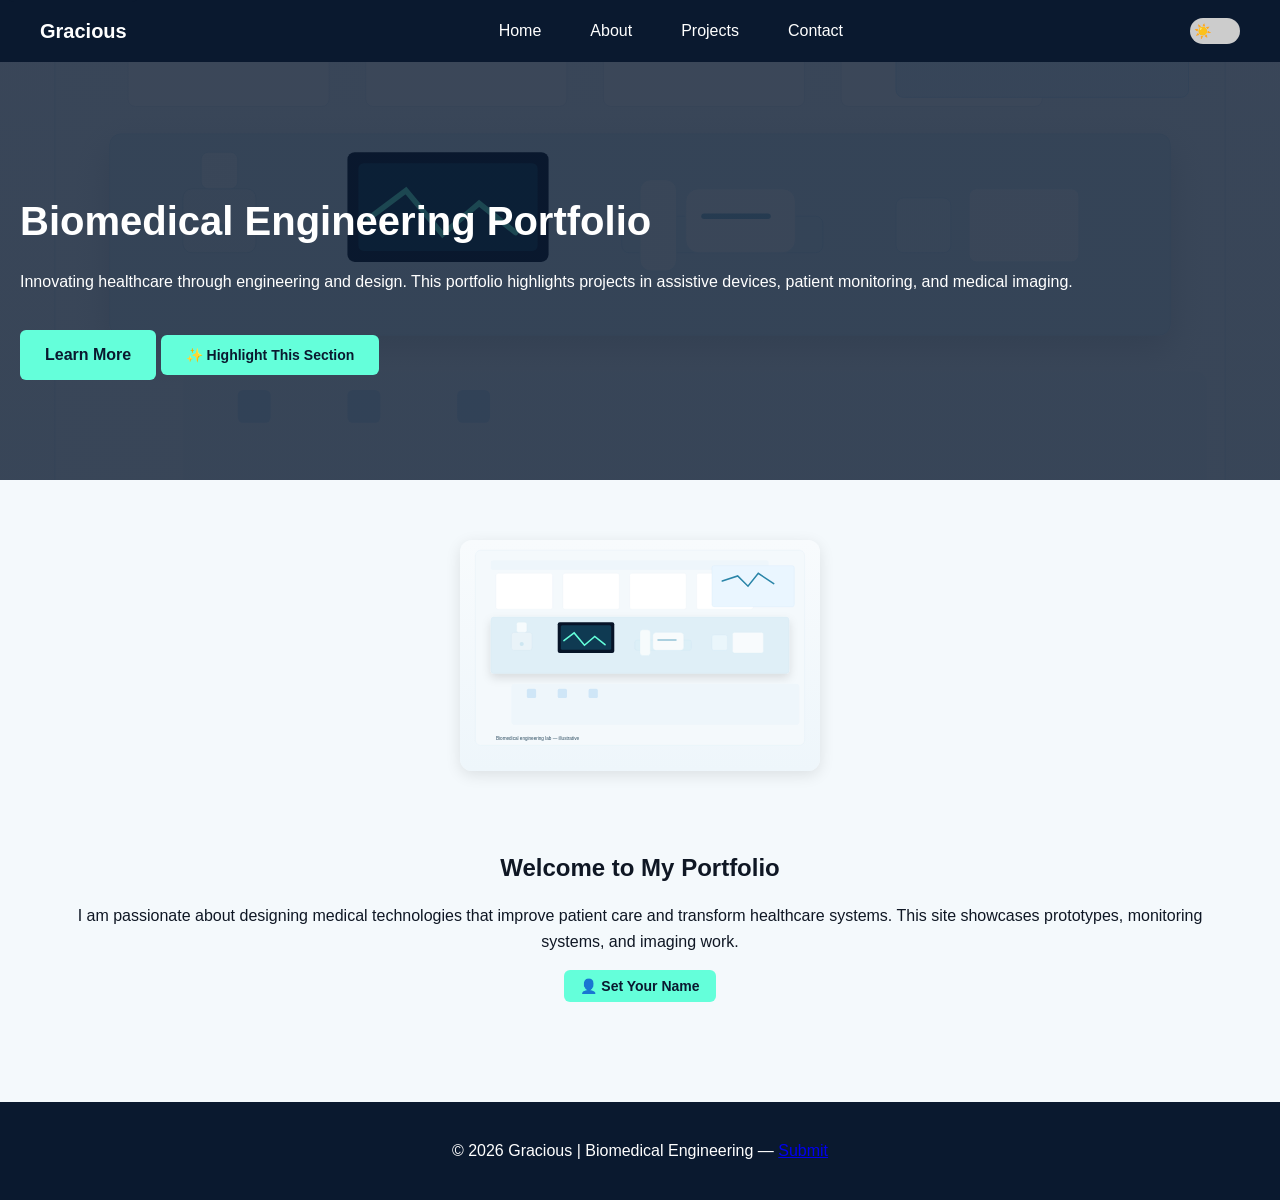
<file: biomed eng porfolio/index.html>
<!DOCTYPE html>
<html lang="en">
<head>
    <meta charset="utf-8">
    <meta name="viewport" content="width=device-width,initial-scale=1">
    <meta name="description" content="Biomedical engineering portfolio showcasing assistive devices, patient monitoring, and medical imaging work.">
    <title>Gracious | Biomedical Engineering Portfolio</title>
    <link rel="icon" href="images/prosthetic.jpg">
    <link rel="stylesheet" href="style.css">
    <meta name="theme-color" content="#0A192F">
</head>
<body>

<a class="skip-link" href="#main-content">Skip to content</a>

<nav>
    <input id="nav-toggle" class="nav-toggle-checkbox" type="checkbox">
    <label for="nav-toggle" class="nav-toggle-label" aria-hidden="true">☰</label>
    <div class="logo">Gracious</div>
    <ul class="nav-menu">
        <li><a href="index.html">Home</a></li>
        <li><a href="about.html">About</a></li>
        <li><a href="projects.html">Projects</a></li>
        <li><a href="contact.html">Contact</a></li>
    </ul>
    <div class="theme-toggle-container">
        <input id="theme-toggle" class="theme-toggle-checkbox" type="checkbox" aria-label="Toggle dark mode">
        <label for="theme-toggle" class="theme-toggle-label"></label>
    </div>
</nav>

<header class="hero" id="main-content">
    <h1>Biomedical Engineering Portfolio</h1>
    <p>Innovating healthcare through engineering and design. This portfolio highlights projects in assistive devices, patient monitoring, and medical imaging.</p>
    <a href="about.html#main-content" class="btn">Learn More</a>
    <button id="demo-button" type="button">✨ Highlight This Section</button>
</header>

<section class="intro">
    <a href="#lb-lab"><img class="about-image" src="images/lab.svg" alt="Biomedical Lab" loading="lazy"></a>
    <div>
        <h2>Welcome</h2>
        <p>
            I am passionate about designing medical technologies that improve
            patient care and transform healthcare systems. This site showcases prototypes, monitoring systems, and imaging work.
        </p>
        <button id="set-user-name" type="button">👤 Set Your Name</button>
    </div>
</section>

    <footer>
    <p>© 2026 Gracious | Biomedical Engineering — <a href="README.md">Submit</a></p>
</footer>

<!-- CSS-only lightbox target for Home page lab image -->
<div id="lb-lab" class="lightbox">
    <div class="lightbox-inner">
        <a class="lightbox-close" href="#">✕</a>
        <img class="lightbox-img" src="images/lab.svg" alt="Biomedical Lab — illustrative">
    </div>
</div>

<script src="script.js"></script>

</body>
</html>
</file>
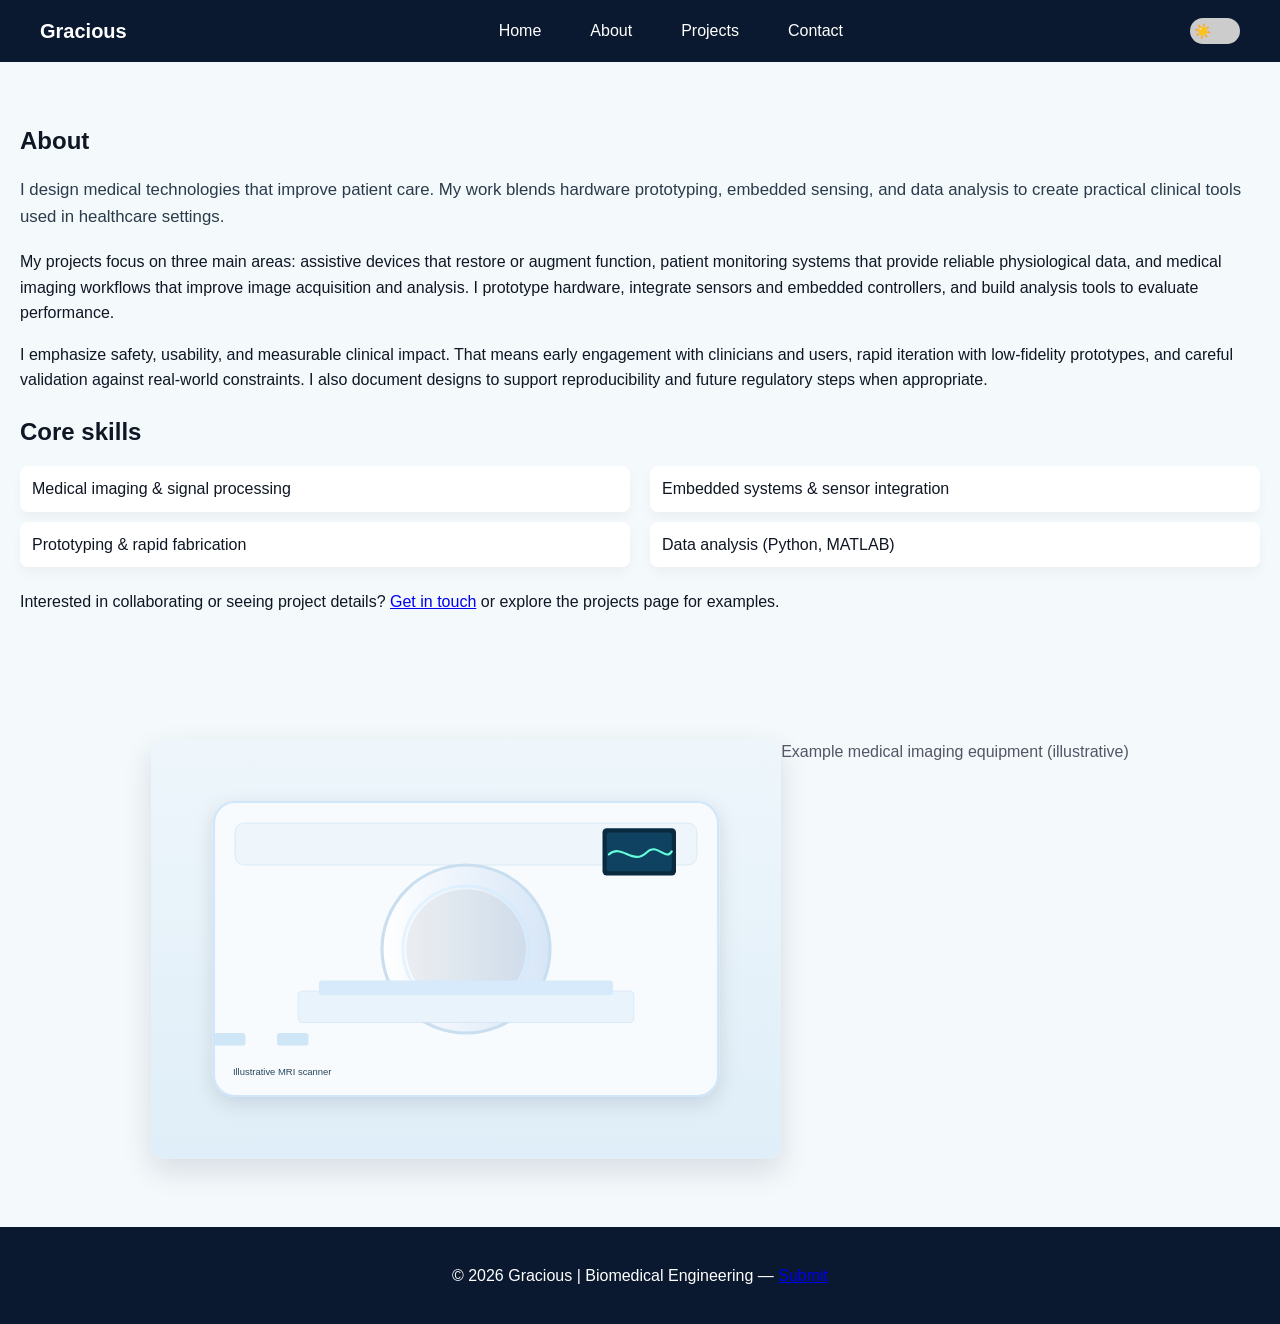
<file: biomed eng porfolio/about.html>
<!doctype html>
<html lang="en">
<head>
    <meta charset="utf-8">
    <meta name="viewport" content="width=device-width,initial-scale=1">
    <meta name="description" content="About — Biomedical Engineering portfolio and skills.">
    <title>About | Biomedical Engineering Portfolio</title>
    <link rel="icon" href="images/prosthetic.jpg">
    <link rel="stylesheet" href="style.css">
    <meta name="theme-color" content="#0A192F">
</head>
<body>

    <a class="skip-link" href="#main-content">Skip to main content</a>

    <nav>
        <input id="nav-toggle" class="nav-toggle-checkbox" type="checkbox" aria-hidden="true">
        <label for="nav-toggle" class="nav-toggle-label" aria-hidden="true">☰</label>
        <div class="logo">Gracious</div>
        <ul class="nav-menu">
            <li><a href="index.html">Home</a></li>
            <li><a href="about.html" aria-current="page">About</a></li>
            <li><a href="projects.html">Projects</a></li>
            <li><a href="contact.html">Contact</a></li>
        </ul>
        <div class="theme-toggle-container">
            <input id="theme-toggle" class="theme-toggle-checkbox" type="checkbox" aria-label="Toggle dark mode">
            <label for="theme-toggle" class="theme-toggle-label"></label>
        </div>
    </nav>

    <main id="main-content">
        <article class="about-section">
            <div class="about-grid">
                        <div class="about-content">
                            <h1>About</h1>

                            <p class="lead">I design medical technologies that improve patient care. My work blends hardware prototyping, embedded sensing, and data analysis to create practical clinical tools used in healthcare settings.</p>

                            <p>My projects focus on three main areas: assistive devices that restore or augment function, patient monitoring systems that provide reliable physiological data, and medical imaging workflows that improve image acquisition and analysis. I prototype hardware, integrate sensors and embedded controllers, and build analysis tools to evaluate performance.</p>

                            <p>I emphasize safety, usability, and measurable clinical impact. That means early engagement with clinicians and users, rapid iteration with low-fidelity prototypes, and careful validation against real-world constraints. I also document designs to support reproducibility and future regulatory steps when appropriate.</p>

                            <h2>Core skills</h2>
                            <ul class="skills-list" aria-label="Core skills">
                                <li>Medical imaging & signal processing</li>
                                <li>Embedded systems & sensor integration</li>
                                <li>Prototyping & rapid fabrication</li>
                                <li>Data analysis (Python, MATLAB)</li>
                            </ul>

                            <p>Interested in collaborating or seeing project details? <a href="contact.html">Get in touch</a> or explore the projects page for examples.</p>
                        </div>

            </div>
        </article>

        <figure class="about-figure bottom-figure">
            <a href="#lb-mri"><img class="about-image" src="images/mri.svg" alt="MRI machine" loading="lazy"></a>
            <figcaption>Example medical imaging equipment (illustrative)</figcaption>
        </figure>
            </div>
    </main>

        <footer class="site-footer">
            <div class="container">
                <p>&copy; 2026 Gracious | Biomedical Engineering — <a href="README.md">Submit</a></p>
            </div>
        </footer>

    <!-- CSS-only lightbox target for About page image -->
    <div id="lb-mri" class="lightbox">
        <div class="lightbox-inner">
            <a class="lightbox-close" href="#">✕</a>
            <img class="lightbox-img" src="images/mri.svg" alt="MRI Scanner — illustrative">
        </div>
    </div>

<script src="script.js"></script>

</body>
</html>
</file>
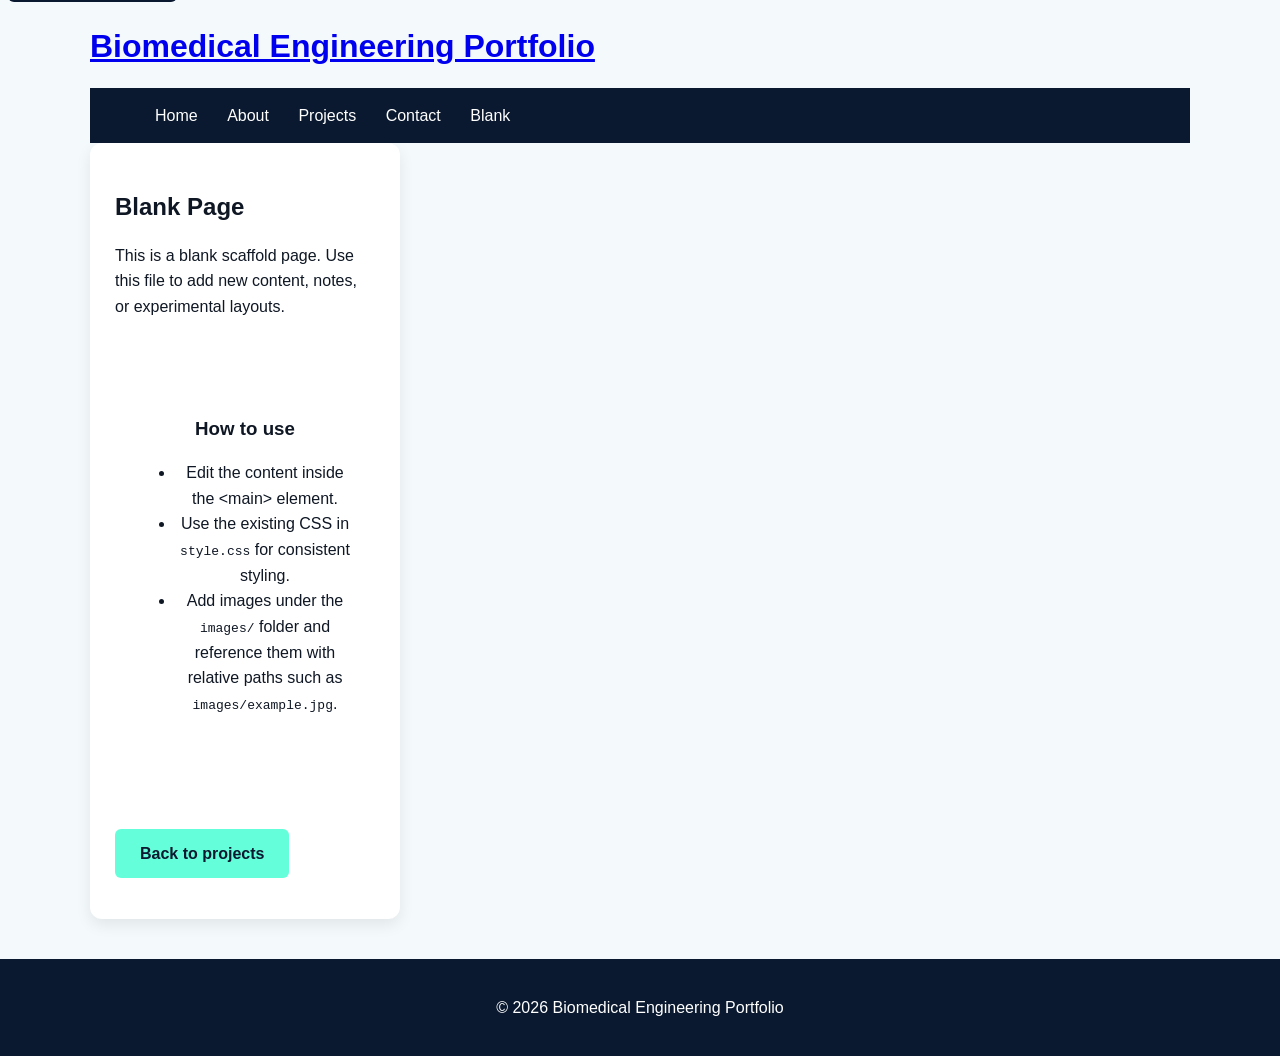
<file: biomed eng porfolio/blank.html>
<!doctype html>
<html lang="en">
<head>
  <meta charset="utf-8">
  <meta name="viewport" content="width=device-width,initial-scale=1">
  <title>Blank — Biomedical Engineering Portfolio</title>
  <link rel="stylesheet" href="style.css">
  <meta name="description" content="Blank page for the Biomedical Engineering portfolio site — edit this page to add content.">
</head>
<body>
  <a class="skip-link" href="#main-content">Skip to main content</a>

  <header class="site-header">
    <div class="container">
      <h1 class="site-title"><a href="index.html">Biomedical Engineering Portfolio</a></h1>

      <input id="nav-toggle" class="nav-toggle-checkbox" type="checkbox" aria-hidden="true">
      <label for="nav-toggle" class="nav-toggle-label" aria-hidden="true">Menu</label>

      <nav class="nav-menu" aria-label="Main navigation">
        <ul>
          <li><a href="index.html">Home</a></li>
          <li><a href="about.html">About</a></li>
          <li><a href="projects.html">Projects</a></li>
          <li><a href="contact.html">Contact</a></li>
          <li><a href="blank.html" aria-current="page">Blank</a></li>
        </ul>
      </nav>
    </div>
  </header>

  <main id="main-content" class="container">
    <article class="card">
      <h2>Blank Page</h2>
      <p>This is a blank scaffold page. Use this file to add new content, notes, or experimental layouts.</p>

      <section>
        <h3>How to use</h3>
        <ul>
          <li>Edit the content inside the &lt;main&gt; element.</li>
          <li>Use the existing CSS in <code>style.css</code> for consistent styling.</li>
          <li>Add images under the <code>images/</code> folder and reference them with relative paths such as <code>images/example.jpg</code>.</li>
        </ul>
      </section>

      <p><a class="btn" href="projects.html">Back to projects</a></p>
    </article>
  </main>

  <footer class="site-footer">
    <div class="container">
      <p>&copy; <span id="year">2026</span> Biomedical Engineering Portfolio</p>
    </div>
  </footer>
</body>
</html>
</file>
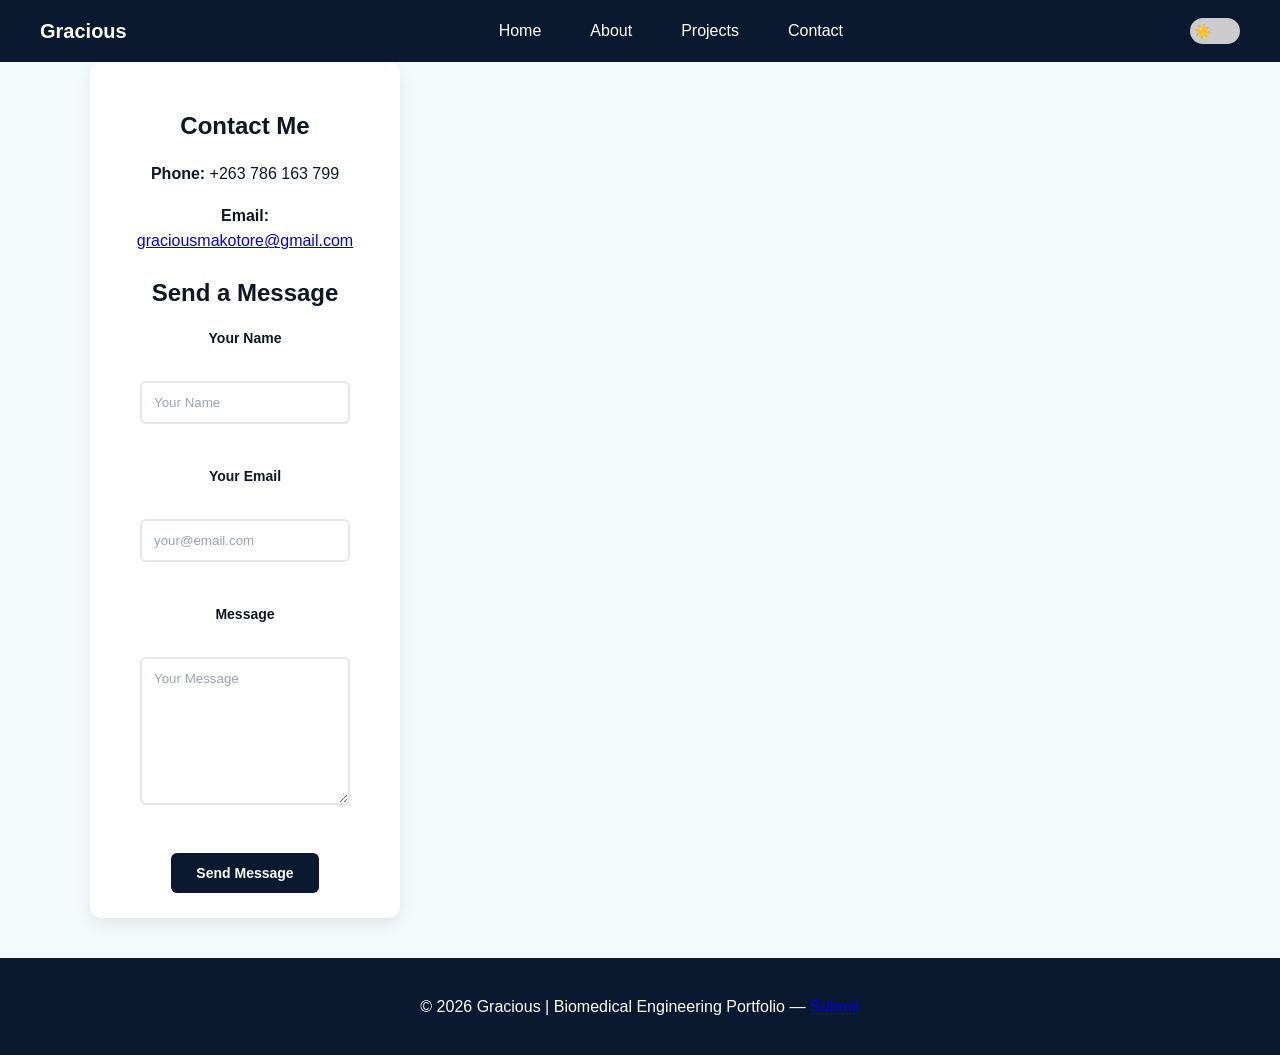
<file: biomed eng porfolio/contact.html>
<!DOCTYPE html>
<html lang="en">
<head>
    <meta charset="utf-8">
    <meta name="viewport" content="width=device-width,initial-scale=1">
    <meta name="description" content="Contact Gracious — reach out about biomedical engineering projects and collaborations.">
    <title>Contact | Gracious</title>
    <link rel="icon" href="images/prosthetic.jpg">
    <link rel="stylesheet" href="style.css">
    <meta name="theme-color" content="#0A192F">
</head>
<body>

<a class="skip-link" href="#main-content">Skip to content</a>

<nav>
    <input id="nav-toggle" class="nav-toggle-checkbox" type="checkbox">
    <label for="nav-toggle" class="nav-toggle-label" aria-hidden="true">☰</label>
    <div class="logo">Gracious</div>
    <ul class="nav-menu">
        <li><a href="index.html">Home</a></li>
        <li><a href="about.html">About</a></li>
        <li><a href="projects.html">Projects</a></li>
        <li><a href="contact.html">Contact</a></li>
    </ul>
    <div class="theme-toggle-container">
        <input id="theme-toggle" class="theme-toggle-checkbox" type="checkbox" aria-label="Toggle dark mode">
        <label for="theme-toggle" class="theme-toggle-label"></label>
    </div>
</nav>

<main id="main-content" class="container">
    <section class="card">
        <h1>Contact Me</h1>

        <p><strong>Phone:</strong> +263 786 163 799</p>
        <p><strong>Email:</strong> <a href="mailto:graciousmakotore@gmail.com">graciousmakotore@gmail.com</a></p>

        <h2>Send a Message</h2>

        <form>
            <label for="name">Your Name</label><br>
            <input id="name" name="name" type="text" placeholder="Your Name" required><br><br>

            <label for="email">Your Email</label><br>
            <input id="email" name="email" type="email" placeholder="your@email.com" required><br><br>

            <label for="message">Message</label><br>
            <textarea id="message" name="message" placeholder="Your Message" required></textarea><br><br>

            <button type="submit">Send Message</button>
        </form>
    </section>
</main>

<footer>
    <p>© 2026  Gracious | Biomedical Engineering Portfolio — <a href="README.md">Submit</a></p>
</footer>

<script src="script.js"></script>

</body>
</html>
</file>
<file: biomed eng porfolio/style.css>
/* ===== GENERAL ===== */
body {
    margin: 0;
    font-family: 'Segoe UI', Arial, sans-serif;
    background-color: var(--bg);
    color: var(--text);
    line-height: 1.6;
    transition: background-color 300ms ease, color 300ms ease;
}

:root {
    --bg: #F4F9FC;
    --text: #0f1724;
    --muted: #556074;
    --accent: #64FFDA;
    --brand-dark: #0A192F;
    --card-bg: #ffffff;
    --container-width: 1100px;
}

html[data-theme="dark"] {
    --bg: #0A192F;
    --text: #E6F7FF;
    --muted: #A9C5DB;
    --accent: #64FFDA;
    --brand-dark: #1A2B47;
    --card-bg: #1A2B47;
}

h1, h2, h3 {
    margin-bottom: 15px;
}

section {
    padding: 60px 20px;
    text-align: center;
}

/* ===== NAVIGATION ===== */
nav {
    background-color: var(--brand-dark);
    color: white;
    display: flex;
    justify-content: space-between;
    align-items: center;
    padding: 15px 40px;
    position: sticky;
    top: 0;
    transition: background-color 300ms ease;
}

.skip-link {
    position: absolute;
    top: -40px;
    left: 8px;
    background: var(--brand-dark);
    color: var(--accent);
    padding: 8px 12px;
    border-radius: 6px;
    z-index: 2200;
    transition: top 180ms ease;
}
.skip-link:focus {
    top: 8px;
}

.logo {
    font-size: 20px;
    font-weight: bold;
}

nav ul {
    list-style: none;
    margin: 0;
    padding: 0;
}

nav ul li {
    display: inline;
    margin-left: 25px;
}

nav ul li a {
    color: white;
    text-decoration: none;
    font-weight: 500;
    transition: 0.3s;
}

nav ul li a:hover {
    color: #64FFDA;
}

/* ===== HERO SECTION ===== */
.hero {
    background: linear-gradient(rgba(10,25,47,0.8), rgba(10,25,47,0.8)),
                url("images/lab.svg") no-repeat center/cover;
    color: white;
    padding: 100px 20px;
}

/* responsive navigation: small screens */
.nav-toggle-checkbox {
    position: absolute;
    left: -9999px;
}

.nav-toggle-label {
    display: none;
    background: transparent;
    border: 1px solid rgba(255,255,255,0.06);
    color: var(--accent);
    padding: 8px 10px;
    border-radius: 8px;
    font-size: 20px;
    cursor: pointer;
}

.nav-menu {
    display: flex;
    gap: 24px;
    align-items: center;
}

@media (max-width: 768px) {
    .nav-toggle-label { display: inline-block; }
    .nav-menu { display: none; width: 100%; text-align: center; margin-top: 10px; flex-direction: column; }
    .nav-menu li { display: block; margin: 10px 0; }
    nav { padding: 12px 18px; }
    /* when checkbox is checked, show menu */
    .nav-toggle-checkbox:checked + .nav-toggle-label + .logo + .nav-menu { display: flex; }
    
    /* Hide theme toggle on small screens, keep as overlay above nav if needed */
    .theme-toggle-container { position: absolute; right: 15px; top: 15px; }
}

.hero h1 {
    font-size: 40px;
}

.btn {
    display: inline-block;
    margin-top: 20px;
    padding: 12px 25px;
    background-color: #64FFDA;
    color: #0A192F;
    text-decoration: none;
    border-radius: 6px;
    font-weight: bold;
    transition: 0.3s;
}

.btn { cursor: pointer; }

.btn:hover {
    background-color: white;
}

/* ===== INTRO SECTION ===== */
.intro {
    display: flex;
    align-items: center;
    justify-content: center;
    gap: 50px;
    padding: 60px;
    flex-wrap: wrap;
}

.intro h2 {
    transition: opacity 150ms ease;
}

.intro img {
    width: 400px;
    max-width: 90%;
    border-radius: 12px;
    box-shadow: 0 4px 15px rgba(0,0,0,0.1);
}

/* ===== ABOUT SECTION ===== */
.about-section {
    /* flow naturally full-width; paragraphs expand edge-to-edge */
    padding: 60px 20px;
    width: 100%;
    box-sizing: border-box;
    background: none;
    min-height: auto;
}

.about-grid {
    /* single-column stack: text spans full width of the page */
    display: grid;
    grid-template-columns: 1fr;
    gap: 24px;
    align-items: start;
    max-width: none;
    margin: 0;
    text-align: left;
}

.about-content h1 {
    margin-top: 0;
}

.lead {
    font-size: 1.05rem;
    color: #2a3b4a;
    margin-bottom: 18px;
}

.skills-list {
    list-style: none;
    padding: 0;
    display: grid;
    grid-template-columns: repeat(2, minmax(0,1fr));
    gap: 10px 20px;
    margin: 14px 0 22px 0;
}

.skills-list li {
    background: #fff;
    padding: 10px 12px;
    border-radius: 8px;
    box-shadow: 0 6px 12px rgba(2,6,23,0.04);
}

.about-figure {
    margin: 0;
    text-align: center;
    color: #556;
}

.about-image {
    width: 100%;
    height: auto;
    max-height: 420px;
    object-fit: cover;
    border-radius: 12px;
    box-shadow: 0 12px 30px rgba(8,20,40,0.12);
}

@media (max-width: 900px) {
    .about-grid { grid-template-columns: 1fr; }
    .about-figure { order: -1; margin-bottom: 18px; }
    /* On small screens, let the section flow naturally */
    .about-section { padding-top: 40px; padding-bottom: 40px; }
    .about-grid { align-items: start; }
}

/* place the figure below the content and center the image */
.about-figure {
    width: 100%;
    display: flex;
    justify-content: center;
    margin: 36px 0 60px 0;
    text-align: center;
}

.about-figure .about-image {
    width: 100%;
    max-width: 980px;
    height: auto;
    border-radius: 12px;
}

/* if we added a special bottom-figure class, keep any extra spacing */
.bottom-figure { margin-top: 48px; }

/* contact status styling */
.contact-status { font-size: 0.98rem; color: var(--muted); }
.contact-status a { color: var(--brand-dark); text-decoration: underline; }

/* ===== CARDS ===== */
.cards {
    display: flex;
    justify-content: center;
    flex-wrap: wrap;
    gap: 25px;
    margin-top: 30px;
}

.container {
    max-width: var(--container-width);
    margin: 0 auto;
    padding: 0 20px;
}

.card {
    background-color: white;
    padding: 25px;
    width: 260px;
    border-radius: 12px;
    box-shadow: 0 6px 15px rgba(0,0,0,0.08);
    transition: transform 0.3s ease;
}

.card:hover {
    transform: translateY(-8px);
}

.card img {
    width: 100%;
    border-radius: 10px;
    margin-bottom: 15px;
}

/* ===== IMAGE GALLERY / REALISTIC PHOTO EFFECTS ===== */
.card-images {
    display: grid;
    grid-template-columns: 1fr 1fr;
    gap: 12px;
    margin-bottom: 12px;
}

.card-images img {
    width: 100%;
    height: 160px; /* consistent thumbnail height */
    object-fit: cover; /* crop to fill while preserving aspect */
    border-radius: 10px;
    display: block;
    background-color: #f2f4f6; /* neutral behind transparent SVGs */
    box-shadow: 0 10px 30px rgba(8,20,40,0.12), inset 0 -3px 8px rgba(0,0,0,0.04);
    transition: transform 320ms cubic-bezier(.2,.8,.2,1), filter 320ms ease, box-shadow 320ms ease;
    filter: saturate(1.02) contrast(1.03) brightness(0.99);
}

.card-images img:hover {
    transform: translateY(-6px) scale(1.03);
    filter: saturate(1.08) contrast(1.06) brightness(1.02);
    box-shadow: 0 18px 40px rgba(8,20,40,0.18), inset 0 -4px 10px rgba(0,0,0,0.05);
}

/* make thumbnails clearly clickable */
.card-images img {
    cursor: pointer;
}

/* ===== LIGHTBOX / MODAL (CSS only using :target) ===== */
.lightbox {
    position: fixed;
    inset: 0;
    display: none;
    align-items: center;
    justify-content: center;
    background: rgba(8,12,20,0.85);
    z-index: 1200;
}

.lightbox:target {
    display: flex;
}

.lightbox-inner {
    max-width: 95vw;
    max-height: 92vh;
    display: flex;
    align-items: center;
    justify-content: center;
    position: relative;
}

.lightbox-img {
    max-width: 100%;
    max-height: 100%;
    border-radius: 8px;
    box-shadow: 0 30px 80px rgba(2,6,23,0.6);
    background: #fff;
}

.lightbox-close {
    position: absolute;
    top: -18px;
    right: -18px;
    display: inline-flex;
    align-items: center;
    justify-content: center;
    background: #111;
    color: #fff;
    width: 40px;
    height: 40px;
    border-radius: 50%;
    text-decoration: none;
    font-size: 22px;
    line-height: 1;
    box-shadow: 0 6px 18px rgba(0,0,0,0.35);
}

@media (max-width: 600px) {
    .lightbox-inner { max-height: 88vh; }
}

/* subtle framing for the first image to give a more photographic look */
.card-images img:first-child {
    border-top-right-radius: 8px;
}

@media (max-width: 600px) {
    .card-images {
        grid-template-columns: 1fr; /* stack images on small screens */
    }

    .card-images img {
        height: 220px; /* larger vertical preview when stacked */
    }
}

/* ===== CONTACT FORM ===== */
form input, 
form textarea {
    width: 70%;
    max-width: 500px;
    padding: 12px;
    margin-bottom: 15px;
    border: 2px solid #e5e7eb;
    border-radius: 6px;
    font-family: inherit;
    background-color: white;
    color: #1f2937;
    transition: all 200ms ease;
}

form input:focus, 
form textarea:focus {
    outline: none;
    border-color: var(--accent);
    box-shadow: 0 0 0 3px rgba(100, 255, 218, 0.1);
}

form input.input-error,
form textarea.input-error {
    border-color: #ef4444;
    background-color: rgba(239, 68, 68, 0.05);
    animation: shake 300ms ease;
}

form input.input-error:focus,
form textarea.input-error:focus {
    box-shadow: 0 0 0 3px rgba(239, 68, 68, 0.1);
}

@keyframes shake {
    0%, 100% { transform: translateX(0); }
    25% { transform: translateX(-5px); }
    75% { transform: translateX(5px); }
}

form textarea {
    height: 120px;
    resize: vertical;
    min-height: 80px;
}

form input::placeholder,
form textarea::placeholder {
    color: #9ca3af;
}

button {
    padding: 12px 25px;
    background-color: var(--brand-dark);
    color: white;
    border: none;
    border-radius: 6px;
    cursor: pointer;
    transition: all 200ms ease;
    position: relative;
    overflow: hidden;
    font-weight: 600;
    font-size: 14px;
}

button:hover:not(:disabled) {
    transform: translateY(-2px);
    box-shadow: 0 4px 12px rgba(0, 0, 0, 0.15);
    background-color: #1a2b47;
}

button:active:not(:disabled) {
    transform: translateY(0);
}

button:disabled {
    opacity: 0.6;
    cursor: not-allowed;
}

button:focus-visible {
    outline: 2px solid var(--accent);
    outline-offset: 2px;
}

html[data-theme="dark"] button {
    background-color: var(--accent);
    color: var(--brand-dark);
}

html[data-theme="dark"] button:hover:not(:disabled) {
    background-color: white;
}

html[data-theme="dark"] button:active:not(:disabled) {
    background-color: #f0f0f0;
}

/* ===== FORM LABELS ===== */
form label {
    display: block;
    margin-bottom: 6px;
    font-weight: 600;
    color: var(--text);
    font-size: 14px;
    transition: color 200ms ease;
}

/* ===== FOOTER ===== */
footer {
    background-color: var(--brand-dark);
    color: white;
    text-align: center;
    padding: 20px;
    margin-top: 40px;
    transition: background-color 300ms ease;
}

/* ===== RESPONSIVE DESIGN ===== */
@media (max-width: 768px) {
    nav {
        flex-direction: column;
        text-align: center;
    }

    nav ul li {
        display: block;
        margin: 10px 0;
    }

    .intro {
        flex-direction: column;
        text-align: center;
    }

    .hero h1 {
        font-size: 28px;
    }
}

/* ===== THEME TOGGLE BUTTON ===== */
.theme-toggle-container {
    display: flex;
    align-items: center;
    gap: 10px;
}

.theme-toggle-checkbox {
    display: none;
}

.theme-toggle-label {
    display: inline-flex;
    align-items: center;
    justify-content: center;
    width: 50px;
    height: 26px;
    background-color: #ccc;
    border-radius: 13px;
    cursor: pointer;
    position: relative;
    transition: background-color 300ms ease;
}

html[data-theme="dark"] .theme-toggle-label {
    background-color: var(--accent);
}

.theme-toggle-label::after {
    content: '☀️';
    position: absolute;
    left: 4px;
    font-size: 14px;
    transition: left 300ms ease;
}

.theme-toggle-checkbox:checked + .theme-toggle-label::after {
    content: '🌙';
    left: 24px;
}

/* ===== HERO HIGHLIGHT DEMO ===== */
.hero-highlight {
    background: linear-gradient(135deg, rgba(100, 255, 218, 0.2), rgba(10, 25, 47, 0.85)),
                url("images/lab.svg") no-repeat center/cover !important;
    filter: brightness(1.15) saturate(1.25);
    animation: highlight-pulse 600ms cubic-bezier(0.34, 1.56, 0.64, 1);
}

@keyframes highlight-pulse {
    0% {
        filter: brightness(1) saturate(1);
    }
    50% {
        filter: brightness(1.3) saturate(1.5);
    }
    100% {
        filter: brightness(1.15) saturate(1.25);
    }
}

/* ===== DARK MODE SPECIFIC STYLES ===== */
html[data-theme="dark"] .card {
    background-color: var(--card-bg);
    border: 1px solid rgba(100, 255, 218, 0.1);
    box-shadow: 0 6px 15px rgba(0,0,0,0.3);
}

html[data-theme="dark"] .skills-list li {
    background: var(--card-bg);
    color: var(--text);
    border: 1px solid rgba(100, 255, 218, 0.1);
}

html[data-theme="dark"] .lead {
    color: var(--muted);
}

html[data-theme="dark"] label {
    color: var(--text);
}

html[data-theme="dark"] form input,
html[data-theme="dark"] form textarea {
    background-color: var(--card-bg);
    color: var(--text);
    border: 1px solid rgba(100, 255, 218, 0.2);
}

html[data-theme="dark"] form input::placeholder,
html[data-theme="dark"] form textarea::placeholder {
    color: var(--muted);
}

html[data-theme="dark"] button {
    background-color: var(--accent);
    color: var(--brand-dark);
}

html[data-theme="dark"] button:hover {
    background-color: white;
    color: var(--brand-dark);
}

html[data-theme="dark"] a {
    color: var(--accent);
}

html[data-theme="dark"] a:visited {
    color: #a0e7d7;
}

html[data-theme="dark"] footer {
    background-color: var(--brand-dark);
    border-top: 1px solid rgba(100, 255, 218, 0.1);
}

/* ===== DEMO BUTTON ===== */
#demo-button {
    padding: 12px 25px;
    background-color: var(--accent);
    color: var(--brand-dark);
    border: none;
    border-radius: 6px;
    font-weight: bold;
    cursor: pointer;
    transition: all 300ms cubic-bezier(0.34, 1.56, 0.64, 1);
}

#demo-button:hover {
    transform: scale(1.08);
    box-shadow: 0 6px 16px rgba(100, 255, 218, 0.4);
}

#demo-button:active {
    transform: scale(0.96);
}

html[data-theme="dark"] #demo-button {
    background-color: var(--accent);
    color: var(--brand-dark);
}

#set-user-name {
    padding: 8px 16px;
    background-color: var(--accent);
    color: var(--brand-dark);
    border: none;
    border-radius: 6px;
    cursor: pointer;
    font-weight: 600;
    transition: all 200ms ease;
}

#set-user-name:hover {
    transform: scale(1.05);
    box-shadow: 0 4px 12px rgba(100, 255, 218, 0.3);
}

#set-user-name:active {
    transform: scale(0.98);
}

html[data-theme="dark"] #set-user-name {
    background-color: var(--accent);
    color: var(--brand-dark);
}

/* ===== NOTIFICATIONS ===== */
.notification {
    position: fixed;
    bottom: -100px;
    left: 50%;
    transform: translateX(-50%);
    padding: 16px 24px;
    background: white;
    border-radius: 8px;
    box-shadow: 0 8px 24px rgba(0, 0, 0, 0.15);
    display: flex;
    align-items: center;
    gap: 12px;
    z-index: 3000;
    transition: bottom 300ms cubic-bezier(0.34, 1.56, 0.64, 1);
    max-width: 90%;
    margin: 0 auto;
    white-space: normal;
    word-wrap: break-word;
}

.notification.show {
    bottom: 20px;
}

.notification-icon {
    font-size: 20px;
    font-weight: bold;
    flex-shrink: 0;
}

.notification-message {
    font-size: 14px;
    line-height: 1.4;
}

.notification-success {
    background: #10b981;
    color: white;
}

.notification-error {
    background: #ef4444;
    color: white;
}

.notification-info {
    background: #3b82f6;
    color: white;
}

html[data-theme="dark"] .notification {
    background: var(--card-bg);
    box-shadow: 0 8px 24px rgba(0, 0, 0, 0.35);
    color: var(--text);
}

html[data-theme="dark"] .notification-success {
    background: #059669;
}

html[data-theme="dark"] .notification-error {
    background: #dc2626;
}

html[data-theme="dark"] .notification-info {
    background: #2563eb;
}

/* ===== CUSTOM NAME MODAL ===== */
.name-modal {
    position: fixed;
    inset: 0;
    background: rgba(0, 0, 0, 0.5);
    display: flex;
    align-items: center;
    justify-content: center;
    z-index: 3001;
    opacity: 0;
    transition: opacity 300ms ease;
}

.name-modal.show {
    opacity: 1;
}

.name-modal-content {
    background: white;
    padding: 32px;
    border-radius: 12px;
    box-shadow: 0 20px 60px rgba(0, 0, 0, 0.2);
    max-width: 400px;
    width: 90%;
    animation: modalSlideIn 300ms cubic-bezier(0.34, 1.56, 0.64, 1);
}

html[data-theme="dark"] .name-modal-content {
    background: var(--card-bg);
    color: var(--text);
}

@keyframes modalSlideIn {
    from {
        transform: translateY(-30px);
        opacity: 0;
    }
    to {
        transform: translateY(0);
        opacity: 1;
    }
}

.name-modal-content h3 {
    margin-top: 0;
    margin-bottom: 20px;
    font-size: 20px;
}

.name-modal-content input {
    width: 100%;
    padding: 12px;
    border: 2px solid #ddd;
    border-radius: 6px;
    font-size: 16px;
    box-sizing: border-box;
    margin-bottom: 20px;
    transition: border-color 200ms ease;
}

html[data-theme="dark"] .name-modal-content input {
    background: var(--bg);
    color: var(--text);
    border-color: rgba(100, 255, 218, 0.2);
}

.name-modal-content input:focus {
    outline: none;
    border-color: var(--accent);
    box-shadow: 0 0 0 3px rgba(100, 255, 218, 0.1);
}

.name-modal-buttons {
    display: flex;
    gap: 12px;
}

.btn-primary, .btn-secondary {
    flex: 1;
    padding: 12px;
    border: none;
    border-radius: 6px;
    font-weight: 600;
    cursor: pointer;
    transition: all 200ms ease;
}

.btn-primary {
    background: var(--accent);
    color: var(--brand-dark);
}

.btn-primary:hover {
    background: white;
    transform: translateY(-2px);
    box-shadow: 0 4px 12px rgba(100, 255, 218, 0.3);
}

.btn-secondary {
    background: #e5e7eb;
    color: #1f2937;
}

html[data-theme="dark"] .btn-secondary {
    background: rgba(100, 255, 218, 0.1);
    color: var(--accent);
}

.btn-secondary:hover {
    background: #d1d5db;
    transform: translateY(-2px);
}

html[data-theme="dark"] .btn-secondary:hover {
    background: rgba(100, 255, 218, 0.15);
}

/* ===== ACCESSIBILITY ===== */
*:focus-visible {
    outline: 2px solid var(--accent);
    outline-offset: 2px;
}
</file>
